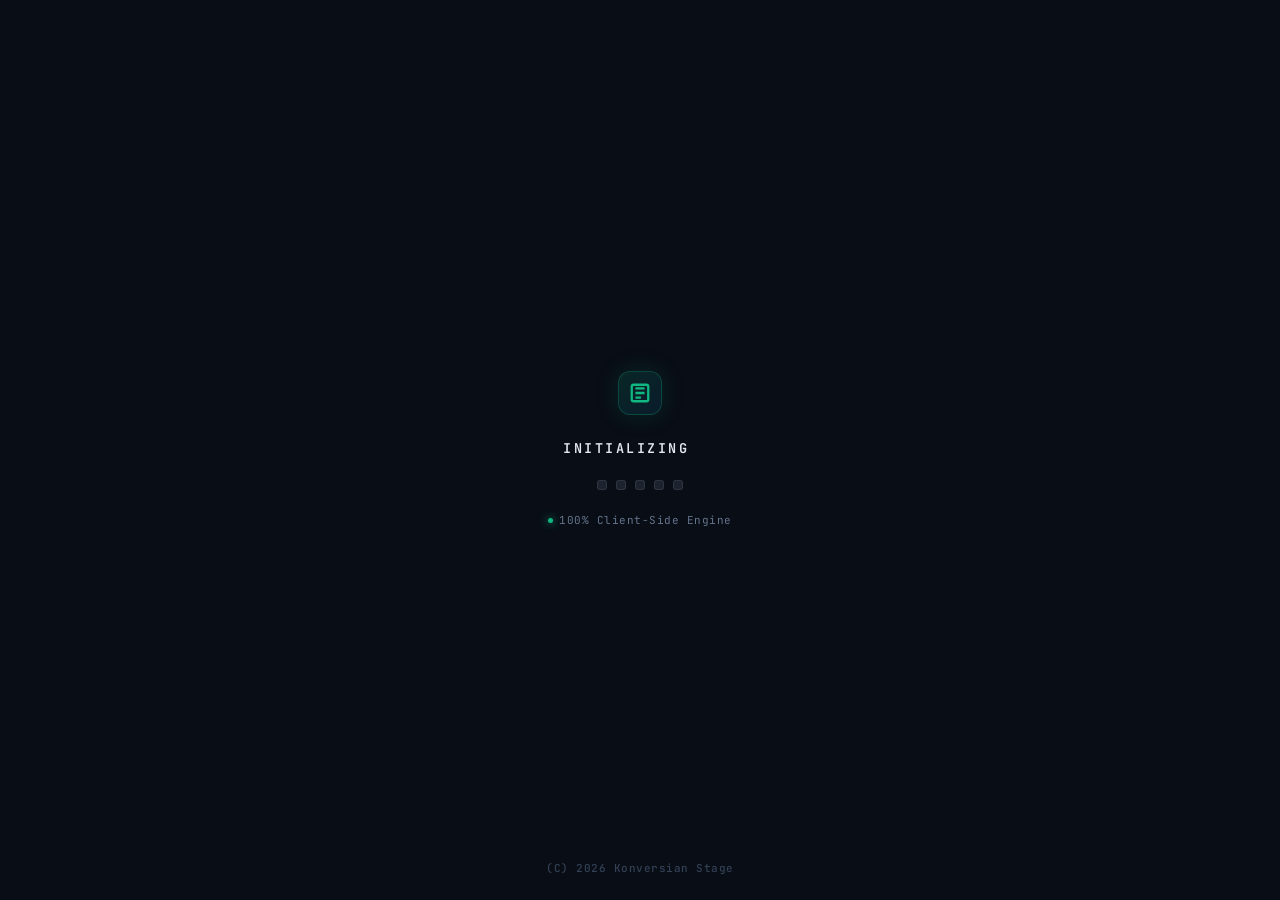
<file: m/index.html>
<!DOCTYPE html>
<html lang="id" class="dark" dir="ltr">
<head>
  <meta charset="UTF-8">
  <meta name="viewport" content="width=device-width, initial-scale=1.0, maximum-scale=1.0, user-scalable=no, viewport-fit=cover">
  <title>Konversian Stage Mobile — Platform Konversi File</title>
  <link rel="shortcut icon" type="image/x-ico" href="../paper.ico"/>
  
  <link rel="preconnect" href="https://fonts.googleapis.com">
  <link rel="preconnect" href="https://fonts.gstatic.com" crossorigin>
  <link href="https://fonts.googleapis.com/css2?family=Plus+Jakarta+Sans:wght@400;500;600;700;800&family=JetBrains+Mono:wght@400;600&display=swap" rel="stylesheet">
  
  <script>
    if (window.location.protocol !== 'file:' && !window.location.pathname.endsWith('/') && !window.location.pathname.endsWith('.html')) {
      window.location.replace(window.location.pathname + '/' + window.location.search + window.location.hash);
    }
  </script>
  <link rel="stylesheet" href="mobile.css">
  <link rel="stylesheet" href="/m/mobile.css">

  <style>
    html.skip-splash #appSplashScreen { display: none !important; }
    
    #appSplashScreen {
      position: fixed;
      inset: 0;
      z-index: 99999;
      background-color: #090D16;
      display: flex;
      flex-direction: column;
      align-items: center;
      justify-content: center;
      user-select: none;
      transition: opacity 0.45s cubic-bezier(0.16, 1, 0.3, 1), visibility 0.45s;
    }
    #appSplashScreen.fade-out {
      opacity: 0;
      visibility: hidden;
      pointer-events: none;
    }
    .splash-logo-box {
      width: 44px;
      height: 44px;
      border-radius: 12px;
      background: linear-gradient(135deg, rgba(16, 185, 129, 0.15), rgba(14, 165, 233, 0.1));
      border: 1px solid rgba(16, 185, 129, 0.25);
      display: flex;
      align-items: center;
      justify-content: center;
      margin-bottom: 22px;
      box-shadow: 0 0 24px rgba(16, 185, 129, 0.15);
      animation: splashLogoPulse 3s ease-in-out infinite;
    }
    .splash-logo-box svg { width: 22px; height: 22px; color: #10B981; }
    @keyframes splashLogoPulse {
      0%, 100% { transform: scale(1); border-color: rgba(16, 185, 129, 0.25); box-shadow: 0 0 20px rgba(16, 185, 129, 0.15); }
      50% { transform: scale(1.05); border-color: rgba(16, 185, 129, 0.45); box-shadow: 0 0 32px rgba(16, 185, 129, 0.3); }
    }
    .splash-title-row {
      display: flex;
      align-items: center;
      justify-content: center;
      gap: 2px;
      margin-bottom: 18px;
    }
    .splash-text {
      font-family: 'JetBrains Mono', monospace;
      font-size: 13.5px;
      font-weight: 600;
      letter-spacing: 2.5px;
      text-transform: uppercase;
      color: #E2E8F0;
    }
    .splash-dot-pulse {
      display: inline-flex;
      font-family: 'JetBrains Mono', monospace;
      font-size: 14px;
      color: #10B981;
      margin-left: 2px;
    }
    .splash-dot-pulse span { animation: splashBlinkDots 1.4s infinite both; }
    .splash-dot-pulse span:nth-child(1) { animation-delay: 0.2s; }
    .splash-dot-pulse span:nth-child(2) { animation-delay: 0.4s; }
    .splash-dot-pulse span:nth-child(3) { animation-delay: 0.6s; }
    @keyframes splashBlinkDots {
      0%, 80%, 100% { opacity: 0; }
      40% { opacity: 1; }
    }
    .splash-squares-track {
      display: flex;
      align-items: center;
      justify-content: center;
      gap: 9px;
      margin-top: 4px;
    }
    .splash-square-item {
      width: 10px;
      height: 10px;
      border-radius: 3px;
      background: rgba(148, 163, 184, 0.15);
      border: 1px solid rgba(255, 255, 255, 0.08);
      animation: splashSquareWave 1.4s infinite ease-in-out;
    }
    .splash-square-item:nth-child(1) { animation-delay: 0.0s; }
    .splash-square-item:nth-child(2) { animation-delay: 0.15s; }
    .splash-square-item:nth-child(3) { animation-delay: 0.3s; }
    .splash-square-item:nth-child(4) { animation-delay: 0.45s; }
    .splash-square-item:nth-child(5) { animation-delay: 0.6s; }
    @keyframes splashSquareWave {
      0%, 100% {
        background: rgba(148, 163, 184, 0.15);
        border-color: rgba(255, 255, 255, 0.08);
        transform: scale(1);
        box-shadow: 0 0 0 rgba(16, 185, 129, 0);
      }
      35% {
        background: #10B981;
        border-color: #34D399;
        transform: scale(1.3) rotate(4deg);
        box-shadow: 0 0 14px rgba(16, 185, 129, 0.8), 0 0 24px rgba(16, 185, 129, 0.35);
      }
      60% {
        background: #0EA5E9;
        border-color: #38BDF8;
        transform: scale(1.1);
        box-shadow: 0 0 10px rgba(14, 165, 233, 0.5);
      }
    }
    .splash-sub {
      margin-top: 22px;
      font-size: 11px;
      color: #64748B;
      font-family: 'JetBrains Mono', monospace;
      letter-spacing: 0.5px;
      display: flex;
      align-items: center;
      gap: 6px;
    }
    .splash-status-dot {
      width: 5px;
      height: 5px;
      border-radius: 50%;
      background: #10B981;
      box-shadow: 0 0 8px #10B981;
    }
    .splash-footer {
      position: absolute;
      bottom: 24px;
      left: 50%;
      transform: translateX(-50%);
      font-family: 'JetBrains Mono', monospace;
      font-size: 11px;
      font-weight: 500;
      color: #334155;
      letter-spacing: 0.5px;
      white-space: nowrap;
      pointer-events: none;
    }
  </style>

  <script>
    if (sessionStorage.getItem('ks_splash_shown') === '1') {
      document.documentElement.classList.add('skip-splash');
    }
  </script>
</head>
<body>

  <!-- Minimalist Entrance Splash Screen -->
  <div id="appSplashScreen">
    <div class="splash-logo-box">
      <svg viewBox="0 0 24 24" fill="none" stroke="currentColor" stroke-width="2.5">
        <rect width="18" height="18" x="3" y="3" rx="2"/>
        <path d="M7 7h10M7 12h10M7 17h6"/>
      </svg>
    </div>
    <div class="splash-title-row">
      <span class="splash-text">Initializing</span>
      <span class="splash-dot-pulse">
        <span>.</span><span>.</span><span>.</span>
      </span>
    </div>
    <div class="splash-squares-track">
      <div class="splash-square-item"></div>
      <div class="splash-square-item"></div>
      <div class="splash-square-item"></div>
      <div class="splash-square-item"></div>
      <div class="splash-square-item"></div>
    </div>
    <div class="splash-sub">
      <span class="splash-status-dot"></span>
      <span>100% Client-Side Engine</span>
    </div>
    <footer class="splash-footer">
      <span>(C) 2026 Konversian Stage</span>
    </footer>
  </div>

  <script>
    (function() {
      var splashEl = document.getElementById('appSplashScreen');
      if (!splashEl) return;
      if (sessionStorage.getItem('ks_splash_shown') === '1') {
        splashEl.style.display = 'none';
        return;
      }
      setTimeout(function() {
        splashEl.classList.add('fade-out');
        sessionStorage.setItem('ks_splash_shown', '1');
        setTimeout(function() {
          splashEl.style.display = 'none';
        }, 460);
      }, 1300);
    })();
  </script>

  <div class="mobile-app">
    <!-- Top Sticky Header -->
    <header class="mobile-header">
      <div class="header-left">
        <div style="width:28px;height:28px;border-radius:8px;background:rgba(16,185,129,0.15);display:flex;align-items:center;justify-content:center;color:#10B981;">
          <svg style="width:16px;height:16px" viewBox="0 0 24 24" fill="none" stroke="currentColor" stroke-width="2.5"><rect width="18" height="18" x="3" y="3" rx="2"/><path d="M7 7h10M7 12h10M7 17h6"/></svg>
        </div>
        <div>
          <div class="header-title">Konversian Stage</div>
          <div class="header-sub">Mobile Studio</div>
        </div>
      </div>

      <div class="header-right">
        <!-- Dedicated Mobile Refresh Button -->
        <button type="button" class="mobile-btn-refresh" title="Segarkan Halaman" aria-label="Segarkan">
          <svg style="width:16px;height:16px" viewBox="0 0 24 24" fill="none" stroke="currentColor" stroke-width="2.5"><path d="M21 12a9 9 0 0 0-9-9 9.75 9.75 0 0 0-6.74 2.74L3 8"/><path d="M3 3v5h5"/><path d="M3 12a9 9 0 0 0 9 9 9.75 9.75 0 0 0 6.74-2.74L21 16"/><path d="M16 21h5v-5"/></svg>
        </button>
        <!-- Theme Toggle -->
        <button type="button" id="mobileThemeToggle" class="mobile-btn-icon" aria-label="Ganti Tema">
          <svg viewBox="0 0 24 24" fill="none" stroke="currentColor" stroke-width="2"><path d="M12 3a6 6 0 0 0 9 9 9 9 0 1 1-9-9Z"/></svg>
        </button>
      </div>
    </header>

    <!-- Main Mobile Content -->
    <main class="mobile-content">
      <!-- Hero Intro -->
      <section class="mobile-hero">
        <div class="hero-pill">
          <span style="width:6px;height:6px;border-radius:50%;background:#10B981;"></span>
          <span>100% Client-Side · Tanpa Server</span>
        </div>
        <h1 class="hero-h1">File Converter <span class="accent">Mobile</span></h1>
        <p class="hero-desc">
          Pilih kategori alat di bawah. Seluruh konversi dan pemrosesan berjalan instan langsung di smartphone Anda.
        </p>
      </section>

      <!-- Category Cards List -->
      <div class="cat-list">
        
        <!-- Category 1: Image Converter -->
        <a href="image/" class="mobile-cat-card emerald">
          <div class="cat-head">
            <div class="cat-icon-badge emerald">
              <svg style="width:22px;height:22px" viewBox="0 0 24 24" fill="none" stroke="currentColor" stroke-width="2"><rect width="18" height="18" x="3" y="3" rx="2" ry="2"/><circle cx="9" cy="9" r="2"/><path d="m21 15-3.086-3.086a2 2 0 0 0-2.828 0L6 21"/></svg>
            </div>
            <span class="cat-count-badge">2 Kategori · 14 Alat</span>
          </div>
          <div class="cat-title-text">Image Converter</div>
          <div class="cat-desc-text">
            Kompres ukuran gambar tanpa pecah, serta konversi antar format JPG, JPEG, PNG, WEBP, HEIC, dan BMP.
          </div>
          <div class="cat-action-row">
            <span>Buka Alat Gambar</span>
            <svg style="width:16px;height:16px" viewBox="0 0 24 24" fill="none" stroke="currentColor" stroke-width="2.5"><path d="M5 12h14"/><path d="m12 5 7 7-7 7"/></svg>
          </div>
        </a>

        <!-- Category 2: PDF Converter -->
        <a href="pdf/" class="mobile-cat-card sky">
          <div class="cat-head">
            <div class="cat-icon-badge sky">
              <svg style="width:22px;height:22px" viewBox="0 0 24 24" fill="none" stroke="currentColor" stroke-width="2"><path d="M14.5 2H6a2 2 0 0 0-2 2v16a2 2 0 0 0 2 2h12a2 2 0 0 0 2-2V7.5L14.5 2z"/><polyline points="14 2 14 8 20 8"/><path d="M9 13h6"/><path d="M9 17h3"/></svg>
            </div>
            <span class="cat-count-badge">3 Kategori · 11 Alat</span>
          </div>
          <div class="cat-title-text">PDF Converter</div>
          <div class="cat-desc-text">
            Standard PDF (Gabung, Pisah, Kompres), Office (Word, PPT, Excel per sheet) ke PDF, dan Proteksi Sandi PDF.
          </div>
          <div class="cat-action-row">
            <span>Buka Alat PDF</span>
            <svg style="width:16px;height:16px" viewBox="0 0 24 24" fill="none" stroke="currentColor" stroke-width="2.5"><path d="M5 12h14"/><path d="m12 5 7 7-7 7"/></svg>
          </div>
        </a>

      </div>

      <!-- Quick Feature Callouts -->
      <div class="grid grid-cols-2 gap-3" style="display:grid;grid-template-columns:1fr 1fr;gap:10px;margin-bottom:20px;">
        <div style="background:var(--bg-card);border:1px solid var(--border-subtle);border-radius:12px;padding:12px;">
          <div style="font-size:11px;font-weight:700;color:var(--accent-emerald);">Privasi 100%</div>
          <div style="font-size:10.5px;color:var(--text-muted);margin-top:2px;">File tidak dikirim ke server luar</div>
        </div>
        <div style="background:var(--bg-card);border:1px solid var(--border-subtle);border-radius:12px;padding:12px;">
          <div style="font-size:11px;font-weight:700;color:var(--accent-sky);">Tanpa Watermark</div>
          <div style="font-size:10.5px;color:var(--text-muted);margin-top:2px;">Hasil unduhan bersih & presisi</div>
        </div>
      </div>

      <!-- Bottom Links -->
      <div style="display:flex;gap:10px;margin-top:10px;">
        <a href="about/" style="flex:1;text-decoration:none;padding:12px;text-align:center;border-radius:12px;background:var(--bg-card);border:1px solid var(--border-subtle);color:var(--text-main);font-size:12px;font-weight:700;">
          Tentang Kami
        </a>
        <a href="donate/" style="flex:1;text-decoration:none;padding:12px;text-align:center;border-radius:12px;background:rgba(244,63,94,0.1);border:1px solid rgba(244,63,94,0.25);color:var(--accent-rose);font-size:12px;font-weight:700;">
          💖 Open Donate
        </a>
      </div>
    </main>

    <!-- Fixed Mobile Bottom Navigation Bar -->
    <nav class="mobile-bottom-nav">
      <a href="./" class="nav-item active">
        <svg viewBox="0 0 24 24" fill="none" stroke="currentColor" stroke-width="2"><path d="m3 9 9-7 9 7v11a2 2 0 0 1-2 2H5a2 2 0 0 1-2-2z"/><polyline points="9 22 9 12 15 12 15 22"/></svg>
        <span>Beranda</span>
      </a>
      <a href="image/" class="nav-item">
        <svg viewBox="0 0 24 24" fill="none" stroke="currentColor" stroke-width="2"><rect width="18" height="18" x="3" y="3" rx="2"/><circle cx="9" cy="9" r="2"/><path d="m21 15-3.086-3.086a2 2 0 0 0-2.828 0L6 21"/></svg>
        <span>Gambar</span>
      </a>
      <a href="pdf/" class="nav-item">
        <svg viewBox="0 0 24 24" fill="none" stroke="currentColor" stroke-width="2"><path d="M14.5 2H6a2 2 0 0 0-2 2v16a2 2 0 0 0 2 2h12a2 2 0 0 0 2-2V7.5L14.5 2z"/></svg>
        <span>PDF</span>
      </a>
      <a href="about/" class="nav-item">
        <svg viewBox="0 0 24 24" fill="none" stroke="currentColor" stroke-width="2"><circle cx="12" cy="12" r="10"/><path d="M12 16v-4"/><path d="M12 8h.01"/></svg>
        <span>Tentang</span>
      </a>
      <a href="donate/" class="nav-item">
        <svg viewBox="0 0 24 24" fill="none" stroke="currentColor" stroke-width="2"><path d="M19 14c1.49-1.46 3-3.21 3-5.5A5.5 5.5 0 0 0 16.5 3c-1.76 0-3 .5-4.5 2-1.5-1.5-2.74-2-4.5-2A5.5 5.5 0 0 0 2 8.5c0 2.3 1.5 4.05 3 5.5l7 7Z"/></svg>
        <span>Donasi</span>
      </a>
    </nav>
  </div>

  <script src="mobile.js"></script>
</body>
</html>
</file>
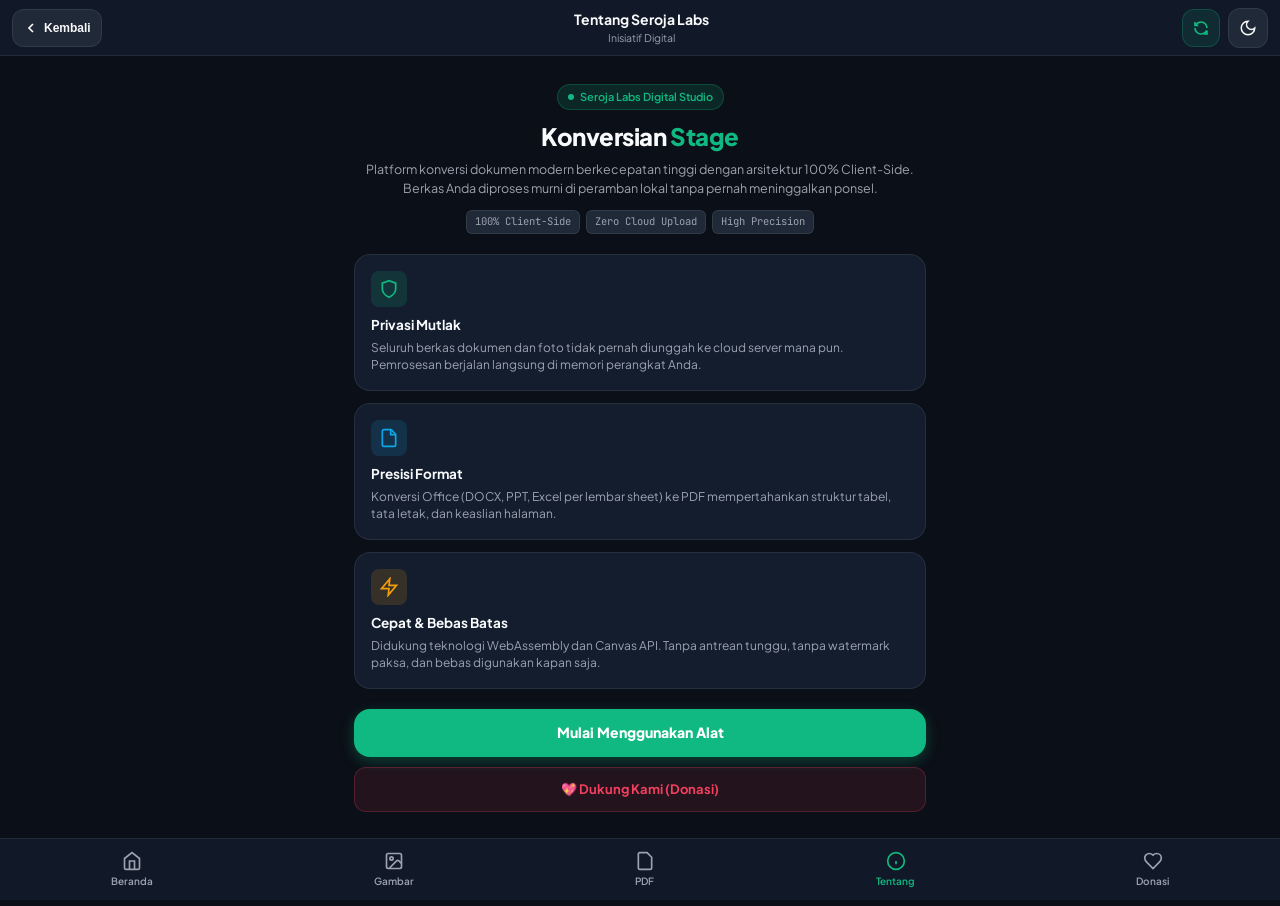
<file: m/about/index.html>
<!DOCTYPE html>
<html lang="id" class="dark" dir="ltr">
<head>
  <meta charset="UTF-8">
  <meta name="viewport" content="width=device-width, initial-scale=1.0, maximum-scale=1.0, user-scalable=no, viewport-fit=cover">
  <title>Tentang Seroja Labs — Konversian Stage Mobile</title>
  <link rel="shortcut icon" type="image/x-ico" href="../../paper.ico"/>
  
  <link rel="preconnect" href="https://fonts.googleapis.com">
  <link rel="preconnect" href="https://fonts.gstatic.com" crossorigin>
  <link href="https://fonts.googleapis.com/css2?family=Plus+Jakarta+Sans:wght@400;500;600;700;800&family=JetBrains+Mono:wght@400;600&display=swap" rel="stylesheet">
  
  <script>
    if (window.location.protocol !== 'file:' && !window.location.pathname.endsWith('/') && !window.location.pathname.endsWith('.html')) {
      window.location.replace(window.location.pathname + '/' + window.location.search + window.location.hash);
    }
  </script>
  <link rel="stylesheet" href="../mobile.css">
  <link rel="stylesheet" href="/m/mobile.css">
</head>
<body>

  <div class="mobile-app">
    <!-- Header with Back & Refresh -->
    <header class="mobile-header">
      <div class="header-left">
        <button type="button" class="mobile-btn-back" data-action="back" data-fallback="../">
          <svg viewBox="0 0 24 24" fill="none" stroke="currentColor" stroke-width="2.5"><path d="m15 18-6-6 6-6"/></svg>
          <span>Kembali</span>
        </button>
      </div>

      <div class="header-center">
        <div class="header-title">Tentang Seroja Labs</div>
        <div class="header-sub">Inisiatif Digital</div>
      </div>

      <div class="header-right">
        <!-- Dedicated Refresh Button -->
        <button type="button" class="mobile-btn-refresh" title="Segarkan Halaman" aria-label="Segarkan">
          <svg style="width:16px;height:16px" viewBox="0 0 24 24" fill="none" stroke="currentColor" stroke-width="2.5"><path d="M21 12a9 9 0 0 0-9-9 9.75 9.75 0 0 0-6.74 2.74L3 8"/><path d="M3 3v5h5"/><path d="M3 12a9 9 0 0 0 9 9 9.75 9.75 0 0 0 6.74-2.74L21 16"/><path d="M16 21h5v-5"/></svg>
        </button>
        <!-- Theme Toggle -->
        <button type="button" id="mobileThemeToggle" class="mobile-btn-icon" aria-label="Ganti Tema">
          <svg viewBox="0 0 24 24" fill="none" stroke="currentColor" stroke-width="2"><path d="M12 3a6 6 0 0 0 9 9 9 9 0 1 1-9-9Z"/></svg>
        </button>
      </div>
    </header>

    <!-- Main Content -->
    <main class="mobile-content">
      <section class="mobile-hero" style="margin-top:10px;">
        <div class="hero-pill">
          <span style="width:6px;height:6px;border-radius:50%;background:#10B981;"></span>
          <span>Seroja Labs Digital Studio</span>
        </div>
        <h1 class="hero-h1">Konversian <span class="accent">Stage</span></h1>
        <p class="hero-desc">
          Platform konversi dokumen modern berkecepatan tinggi dengan arsitektur 100% Client-Side. Berkas Anda diproses murni di peramban lokal tanpa pernah meninggalkan ponsel.
        </p>

        <!-- Tech Pill Badges -->
        <div style="display:flex;flex-wrap:wrap;justify-content:center;gap:6px;margin-top:12px;">
          <span style="font-size:10.5px;padding:3px 8px;border-radius:6px;background:var(--bg-elevated);border:1px solid var(--border-subtle);font-family:var(--font-mono);color:var(--text-muted);">100% Client-Side</span>
          <span style="font-size:10.5px;padding:3px 8px;border-radius:6px;background:var(--bg-elevated);border:1px solid var(--border-subtle);font-family:var(--font-mono);color:var(--text-muted);">Zero Cloud Upload</span>
          <span style="font-size:10.5px;padding:3px 8px;border-radius:6px;background:var(--bg-elevated);border:1px solid var(--border-subtle);font-family:var(--font-mono);color:var(--text-muted);">High Precision</span>
        </div>
      </section>

      <!-- 3 Minimalist Pillars -->
      <div class="mobile-bento">
        <div class="bento-card">
          <div class="bento-icon" style="background:rgba(16,185,129,0.15);color:#10B981;">
            <svg style="width:20px;height:20px" viewBox="0 0 24 24" fill="none" stroke="currentColor" stroke-width="2"><path d="M12 22s8-4 8-10V5l-8-3-8 3v7c0 6 8 10 8 10z"/></svg>
          </div>
          <h3 style="font-size:13.5px;font-weight:700;color:var(--text-main);">Privasi Mutlak</h3>
          <p style="font-size:12px;color:var(--text-muted);margin-top:4px;line-height:1.45;">
            Seluruh berkas dokumen dan foto tidak pernah diunggah ke cloud server mana pun. Pemrosesan berjalan langsung di memori perangkat Anda.
          </p>
        </div>

        <div class="bento-card">
          <div class="bento-icon" style="background:rgba(14,165,233,0.15);color:#0EA5E9;">
            <svg style="width:20px;height:20px" viewBox="0 0 24 24" fill="none" stroke="currentColor" stroke-width="2"><path d="M14.5 2H6a2 2 0 0 0-2 2v16a2 2 0 0 0 2 2h12a2 2 0 0 0 2-2V7.5L14.5 2z"/><polyline points="14 2 14 8 20 8"/></svg>
          </div>
          <h3 style="font-size:13.5px;font-weight:700;color:var(--text-main);">Presisi Format</h3>
          <p style="font-size:12px;color:var(--text-muted);margin-top:4px;line-height:1.45;">
            Konversi Office (DOCX, PPT, Excel per lembar sheet) ke PDF mempertahankan struktur tabel, tata letak, dan keaslian halaman.
          </p>
        </div>

        <div class="bento-card">
          <div class="bento-icon" style="background:rgba(245,158,11,0.15);color:#F59E0B;">
            <svg style="width:20px;height:20px" viewBox="0 0 24 24" fill="none" stroke="currentColor" stroke-width="2"><polygon points="13 2 3 14 12 14 11 22 21 10 12 10 13 2"/></svg>
          </div>
          <h3 style="font-size:13.5px;font-weight:700;color:var(--text-main);">Cepat & Bebas Batas</h3>
          <p style="font-size:12px;color:var(--text-muted);margin-top:4px;line-height:1.45;">
            Didukung teknologi WebAssembly dan Canvas API. Tanpa antrean tunggu, tanpa watermark paksa, dan bebas digunakan kapan saja.
          </p>
        </div>
      </div>

      <!-- Action Buttons -->
      <div style="display:flex;flex-direction:column;gap:10px;margin-top:14px;">
        <a href="../" class="btn-mobile-action" style="text-decoration:none;">
          <span>Mulai Menggunakan Alat</span>
        </a>
        <a href="../donate/" style="text-decoration:none;padding:12px;text-align:center;border-radius:12px;background:rgba(244,63,94,0.1);border:1px solid rgba(244,63,94,0.25);color:var(--accent-rose);font-size:13px;font-weight:700;">
          💖 Dukung Kami (Donasi)
        </a>
      </div>
    </main>

    <!-- Bottom Navigation -->
    <nav class="mobile-bottom-nav">
      <a href="../" class="nav-item">
        <svg viewBox="0 0 24 24" fill="none" stroke="currentColor" stroke-width="2"><path d="m3 9 9-7 9 7v11a2 2 0 0 1-2 2H5a2 2 0 0 1-2-2z"/><polyline points="9 22 9 12 15 12 15 22"/></svg>
        <span>Beranda</span>
      </a>
      <a href="../image/" class="nav-item">
        <svg viewBox="0 0 24 24" fill="none" stroke="currentColor" stroke-width="2"><rect width="18" height="18" x="3" y="3" rx="2"/><circle cx="9" cy="9" r="2"/><path d="m21 15-3.086-3.086a2 2 0 0 0-2.828 0L6 21"/></svg>
        <span>Gambar</span>
      </a>
      <a href="../pdf/" class="nav-item">
        <svg viewBox="0 0 24 24" fill="none" stroke="currentColor" stroke-width="2"><path d="M14.5 2H6a2 2 0 0 0-2 2v16a2 2 0 0 0 2 2h12a2 2 0 0 0 2-2V7.5L14.5 2z"/></svg>
        <span>PDF</span>
      </a>
      <a href="./" class="nav-item active">
        <svg viewBox="0 0 24 24" fill="none" stroke="currentColor" stroke-width="2"><circle cx="12" cy="12" r="10"/><path d="M12 16v-4"/><path d="M12 8h.01"/></svg>
        <span>Tentang</span>
      </a>
      <a href="../donate/" class="nav-item">
        <svg viewBox="0 0 24 24" fill="none" stroke="currentColor" stroke-width="2"><path d="M19 14c1.49-1.46 3-3.21 3-5.5A5.5 5.5 0 0 0 16.5 3c-1.76 0-3 .5-4.5 2-1.5-1.5-2.74-2-4.5-2A5.5 5.5 0 0 0 2 8.5c0 2.3 1.5 4.05 3 5.5l7 7Z"/></svg>
        <span>Donasi</span>
      </a>
    </nav>
  </div>

  <script src="../mobile.js"></script>
</body>
</html>
</file>
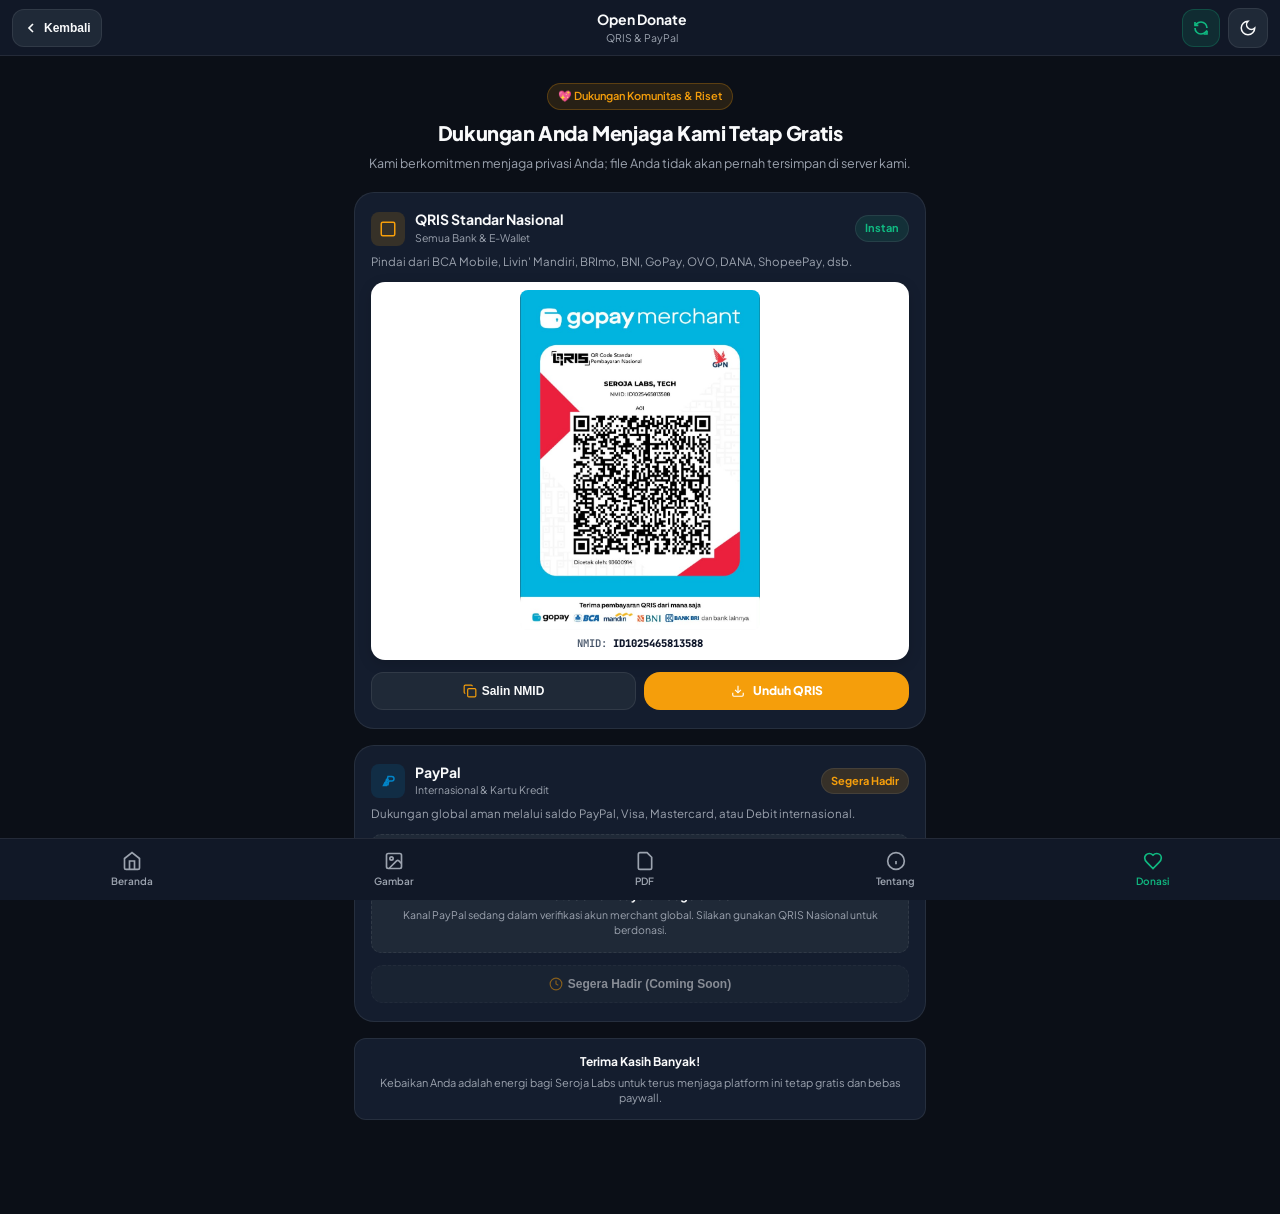
<file: m/donate/index.html>
<!DOCTYPE html>
<html lang="id" class="dark" dir="ltr">
<head>
  <meta charset="UTF-8">
  <meta name="viewport" content="width=device-width, initial-scale=1.0, maximum-scale=1.0, user-scalable=no, viewport-fit=cover">
  <title>Open Donate — Konversian Stage Mobile</title>
  <link rel="shortcut icon" type="image/x-ico" href="../../paper.ico"/>
  
  <link rel="preconnect" href="https://fonts.googleapis.com">
  <link rel="preconnect" href="https://fonts.gstatic.com" crossorigin>
  <link href="https://fonts.googleapis.com/css2?family=Plus+Jakarta+Sans:wght@400;500;600;700;800&family=JetBrains+Mono:wght@400;600&display=swap" rel="stylesheet">
  
  <script>
    if (window.location.protocol !== 'file:' && !window.location.pathname.endsWith('/') && !window.location.pathname.endsWith('.html')) {
      window.location.replace(window.location.pathname + '/' + window.location.search + window.location.hash);
    }
  </script>
  <link rel="stylesheet" href="../mobile.css">
  <link rel="stylesheet" href="/m/mobile.css">
</head>
<body>

  <div class="mobile-app">
    <!-- Header with Back & Refresh -->
    <header class="mobile-header">
      <div class="header-left">
        <button type="button" class="mobile-btn-back" data-action="back" data-fallback="../">
          <svg viewBox="0 0 24 24" fill="none" stroke="currentColor" stroke-width="2.5"><path d="m15 18-6-6 6-6"/></svg>
          <span>Kembali</span>
        </button>
      </div>

      <div class="header-center">
        <div class="header-title">Open Donate</div>
        <div class="header-sub">QRIS & PayPal</div>
      </div>

      <div class="header-right">
        <!-- Dedicated Refresh Button -->
        <button type="button" class="mobile-btn-refresh" title="Segarkan Halaman" aria-label="Segarkan">
          <svg style="width:16px;height:16px" viewBox="0 0 24 24" fill="none" stroke="currentColor" stroke-width="2.5"><path d="M21 12a9 9 0 0 0-9-9 9.75 9.75 0 0 0-6.74 2.74L3 8"/><path d="M3 3v5h5"/><path d="M3 12a9 9 0 0 0 9 9 9.75 9.75 0 0 0 6.74-2.74L21 16"/><path d="M16 21h5v-5"/></svg>
        </button>
        <!-- Theme Toggle -->
        <button type="button" id="mobileThemeToggle" class="mobile-btn-icon" aria-label="Ganti Tema">
          <svg viewBox="0 0 24 24" fill="none" stroke="currentColor" stroke-width="2"><path d="M12 3a6 6 0 0 0 9 9 9 9 0 1 1-9-9Z"/></svg>
        </button>
      </div>
    </header>

    <!-- Main Content -->
    <main class="mobile-content">
      <section class="mobile-hero" style="margin-top:10px;">
        <div class="hero-pill" style="background:rgba(245,158,11,0.12);color:var(--accent-amber);border-color:rgba(245,158,11,0.25);">
          <span>💖 Dukungan Komunitas & Riset</span>
        </div>
        <h1 class="hero-h1" style="font-size:20px;">Dukungan Anda Menjaga Kami Tetap Gratis</h1>
        <p class="hero-desc">
          Kami berkomitmen menjaga privasi Anda; file Anda tidak akan pernah tersimpan di server kami.
        </p>
      </section>

      <!-- Channel 1: QRIS Standar Nasional -->
      <div class="donate-box-mobile">
        <div style="display:flex;align-items:center;justify-content:space-between;margin-bottom:8px;">
          <div style="display:flex;align-items:center;gap:10px;">
            <div style="width:34px;height:34px;border-radius:8px;background:rgba(245,158,11,0.15);color:#F59E0B;display:flex;align-items:center;justify-content:center;flex-shrink:0;">
              <svg style="width:18px;height:18px" viewBox="0 0 24 24" fill="none" stroke="currentColor" stroke-width="2"><rect width="18" height="18" x="3" y="3" rx="2"/><path d="M7 7h.01M17 7h.01M7 17h.01M12 12h.01M17 17h.01"/></svg>
            </div>
            <div style="text-align:left;">
              <div style="font-size:14px;font-weight:700;color:var(--text-main);line-height:1.2;">QRIS Standar Nasional</div>
              <div style="font-size:10.5px;color:var(--text-muted);margin-top:2px;">Semua Bank & E-Wallet</div>
            </div>
          </div>
          <span class="cat-count-badge" style="background:rgba(16,185,129,0.12);color:var(--accent-emerald);font-weight:700;">Instan</span>
        </div>

        <p style="font-size:11.5px;color:var(--text-muted);margin:8px 0;line-height:1.4;">
          Pindai dari BCA Mobile, Livin' Mandiri, BRImo, BNI, GoPay, OVO, DANA, ShopeePay, dsb.
        </p>

        <!-- QRIS Image Box -->
        <div style="background:#ffffff;padding:8px;border-radius:14px;text-align:center;margin:12px 0;box-shadow:0 4px 14px rgba(0,0,0,0.15);">
          <img src="../../qris.jpg" alt="QRIS Seroja Labs" class="qris-img-mobile" style="margin:0 auto;max-width:240px;width:100%;border-radius:8px;display:block;">
          <div style="font-size:10.5px;font-family:var(--font-mono);color:#475569;font-weight:600;margin-top:6px;">
            NMID: <span style="font-weight:800;color:#0F172A;">ID1025465813588</span>
          </div>
        </div>

        <div style="display:grid;grid-template-columns:1fr 1fr;gap:8px;margin-top:12px;">
          <button type="button" class="mobile-btn-back" style="justify-content:center;" onclick="copyToClipboard('ID1025465813588', 'NMID QRIS disalin!')">
            <svg style="width:14px;height:14px;color:#F59E0B" viewBox="0 0 24 24" fill="none" stroke="currentColor" stroke-width="2"><rect width="14" height="14" x="8" y="8" rx="2" ry="2"/><path d="M4 16c-1.1 0-2-.9-2-2V4c0-1.1.9-2 2-2h10c1.1 0 2 .9 2 2"/></svg>
            <span>Salin NMID</span>
          </button>
          <a href="../../qris.jpg" download="qris-serojalabs.jpg" class="btn-mobile-action" style="min-height:38px;font-size:12px;background:#F59E0B;box-shadow:none;text-decoration:none;">
            <svg style="width:14px;height:14px" viewBox="0 0 24 24" fill="none" stroke="currentColor" stroke-width="2"><path d="M21 15v4a2 2 0 0 1-2 2H5a2 2 0 0 1-2-2v-4"/><polyline points="7 10 12 15 17 10"/><line x1="12" y1="15" x2="12" y2="3"/></svg>
            <span>Unduh QRIS</span>
          </a>
        </div>
      </div>

      <!-- Channel 2: PayPal -->
      <div class="donate-box-mobile">
        <div style="display:flex;align-items:center;justify-content:space-between;margin-bottom:8px;">
          <div style="display:flex;align-items:center;gap:10px;">
            <div style="width:34px;height:34px;border-radius:8px;background:rgba(2,132,199,0.15);color:#0284C7;display:flex;align-items:center;justify-content:center;flex-shrink:0;">
              <svg style="width:18px;height:18px" viewBox="0 0 24 24" fill="none" stroke="currentColor" stroke-width="2"><path d="M10 13l2-7h5a3 3 0 0 1 0 6h-4l-1 5H8l2-7h2z"/><path d="M6 18h4l1-4H8l-2 4z"/></svg>
            </div>
            <div style="text-align:left;">
              <div style="font-size:14px;font-weight:700;color:var(--text-main);line-height:1.2;">PayPal</div>
              <div style="font-size:10.5px;color:var(--text-muted);margin-top:2px;">Internasional & Kartu Kredit</div>
            </div>
          </div>
          <span class="cat-count-badge" style="background:rgba(245,158,11,0.15);color:#F59E0B;font-weight:700;">Segera Hadir</span>
        </div>

        <p style="font-size:11.5px;color:var(--text-muted);margin:8px 0;line-height:1.4;">
          Dukungan global aman melalui saldo PayPal, Visa, Mastercard, atau Debit internasional.
        </p>

        <div style="background:var(--bg-elevated);border:1px dashed var(--border-subtle);border-radius:10px;padding:14px;margin:12px 0;text-align:center;">
          <div style="width:32px;height:32px;border-radius:50%;background:rgba(245,158,11,0.15);color:#F59E0B;display:flex;align-items:center;justify-content:center;margin:0 auto 6px;">
            <svg style="width:16px;height:16px" viewBox="0 0 24 24" fill="none" stroke="currentColor" stroke-width="2"><circle cx="12" cy="12" r="10"/><polyline points="12 6 12 12 16 14"/></svg>
          </div>
          <div style="font-size:12px;font-weight:700;color:var(--text-main);">Metode Pembayaran Segera Hadir</div>
          <div style="font-size:10.5px;color:var(--text-muted);margin-top:3px;line-height:1.4;">
            Kanal PayPal sedang dalam verifikasi akun merchant global. Silakan gunakan QRIS Nasional untuk berdonasi.
          </div>
        </div>

        <div style="margin-top:12px;">
          <button type="button" disabled class="mobile-btn-back" style="width:100%;justify-content:center;opacity:0.5;cursor:not-allowed;border-style:dashed;">
            <svg style="width:14px;height:14px;color:#F59E0B" viewBox="0 0 24 24" fill="none" stroke="currentColor" stroke-width="2"><circle cx="12" cy="12" r="10"/><polyline points="12 6 12 12 16 14"/></svg>
            <span>Segera Hadir (Coming Soon)</span>
          </button>
        </div>
      </div>

      <!-- Thank You Box -->
      <div style="background:var(--bg-card);border:1px solid var(--border-subtle);border-radius:12px;padding:14px;text-align:center;">
        <div style="font-size:12px;font-weight:700;color:var(--text-main);">Terima Kasih Banyak!</div>
        <p style="font-size:11px;color:var(--text-muted);margin-top:4px;line-height:1.4;">
          Kebaikan Anda adalah energi bagi Seroja Labs untuk terus menjaga platform ini tetap gratis dan bebas paywall.
        </p>
      </div>
    </main>

    <!-- Bottom Navigation -->
    <nav class="mobile-bottom-nav">
      <a href="../" class="nav-item">
        <svg viewBox="0 0 24 24" fill="none" stroke="currentColor" stroke-width="2"><path d="m3 9 9-7 9 7v11a2 2 0 0 1-2 2H5a2 2 0 0 1-2-2z"/><polyline points="9 22 9 12 15 12 15 22"/></svg>
        <span>Beranda</span>
      </a>
      <a href="../image/" class="nav-item">
        <svg viewBox="0 0 24 24" fill="none" stroke="currentColor" stroke-width="2"><rect width="18" height="18" x="3" y="3" rx="2"/><circle cx="9" cy="9" r="2"/><path d="m21 15-3.086-3.086a2 2 0 0 0-2.828 0L6 21"/></svg>
        <span>Gambar</span>
      </a>
      <a href="../pdf/" class="nav-item">
        <svg viewBox="0 0 24 24" fill="none" stroke="currentColor" stroke-width="2"><path d="M14.5 2H6a2 2 0 0 0-2 2v16a2 2 0 0 0 2 2h12a2 2 0 0 0 2-2V7.5L14.5 2z"/></svg>
        <span>PDF</span>
      </a>
      <a href="../about/" class="nav-item">
        <svg viewBox="0 0 24 24" fill="none" stroke="currentColor" stroke-width="2"><circle cx="12" cy="12" r="10"/><path d="M12 16v-4"/><path d="M12 8h.01"/></svg>
        <span>Tentang</span>
      </a>
      <a href="./" class="nav-item active">
        <svg viewBox="0 0 24 24" fill="none" stroke="currentColor" stroke-width="2"><path d="M19 14c1.49-1.46 3-3.21 3-5.5A5.5 5.5 0 0 0 16.5 3c-1.76 0-3 .5-4.5 2-1.5-1.5-2.74-2-4.5-2A5.5 5.5 0 0 0 2 8.5c0 2.3 1.5 4.05 3 5.5l7 7Z"/></svg>
        <span>Donasi</span>
      </a>
    </nav>
  </div>

  <script src="../mobile.js"></script>
</body>
</html>
</file>
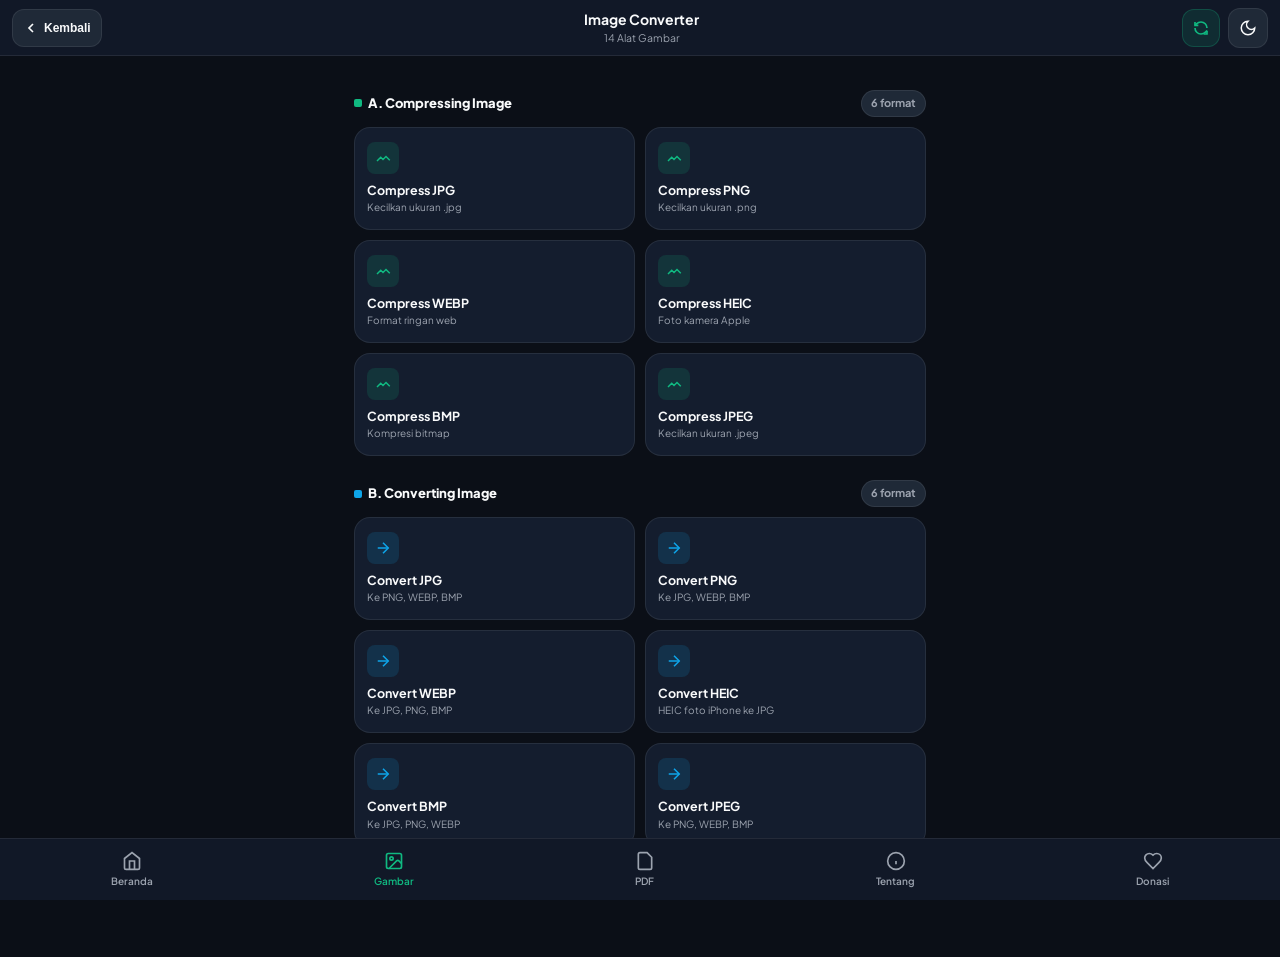
<file: m/image/index.html>
<!DOCTYPE html>
<html lang="id" class="dark" dir="ltr">
<head>
  <meta charset="UTF-8">
  <meta name="viewport" content="width=device-width, initial-scale=1.0, maximum-scale=1.0, user-scalable=no, viewport-fit=cover">
  <title>Image Converter Mobile — Konversian Stage</title>
  <link rel="shortcut icon" type="image/x-ico" href="../../paper.ico"/>
  
  <link rel="preconnect" href="https://fonts.googleapis.com">
  <link rel="preconnect" href="https://fonts.gstatic.com" crossorigin>
  <link href="https://fonts.googleapis.com/css2?family=Plus+Jakarta+Sans:wght@400;500;600;700;800&family=JetBrains+Mono:wght@400;600&display=swap" rel="stylesheet">
  
  <script>
    if (window.location.protocol !== 'file:' && !window.location.pathname.endsWith('/') && !window.location.pathname.endsWith('.html')) {
      window.location.replace(window.location.pathname + '/' + window.location.search + window.location.hash);
    }
  </script>
  <link rel="stylesheet" href="../mobile.css">
  <link rel="stylesheet" href="/m/mobile.css">
</head>
<body>

  <div class="mobile-app">
    <!-- Header with Back & Refresh -->
    <header class="mobile-header">
      <div class="header-left">
        <button type="button" class="mobile-btn-back" data-action="back" data-fallback="../">
          <svg viewBox="0 0 24 24" fill="none" stroke="currentColor" stroke-width="2.5"><path d="m15 18-6-6 6-6"/></svg>
          <span>Kembali</span>
        </button>
      </div>

      <div class="header-center">
        <div class="header-title">Image Converter</div>
        <div class="header-sub">14 Alat Gambar</div>
      </div>

      <div class="header-right">
        <!-- Dedicated Refresh Button -->
        <button type="button" class="mobile-btn-refresh" title="Segarkan Halaman" aria-label="Segarkan">
          <svg style="width:16px;height:16px" viewBox="0 0 24 24" fill="none" stroke="currentColor" stroke-width="2.5"><path d="M21 12a9 9 0 0 0-9-9 9.75 9.75 0 0 0-6.74 2.74L3 8"/><path d="M3 3v5h5"/><path d="M3 12a9 9 0 0 0 9 9 9.75 9.75 0 0 0 6.74-2.74L21 16"/><path d="M16 21h5v-5"/></svg>
        </button>
        <!-- Theme Toggle -->
        <button type="button" id="mobileThemeToggle" class="mobile-btn-icon" aria-label="Ganti Tema">
          <svg viewBox="0 0 24 24" fill="none" stroke="currentColor" stroke-width="2"><path d="M12 3a6 6 0 0 0 9 9 9 9 0 1 1-9-9Z"/></svg>
        </button>
      </div>
    </header>

    <!-- Main Content -->
    <main class="mobile-content">
      <!-- Section A: Compressing Image -->
      <div class="section-title-bar">
        <span class="section-label">
          <span style="width:8px;height:8px;border-radius:2px;background:#10B981;"></span>
          A. Compressing Image
        </span>
        <span class="cat-count-badge">6 format</span>
      </div>

      <div class="tool-grid-mobile">
        <a href="../tool/?id=compress-jpg" class="tool-btn-card emerald">
          <div class="tool-icon-box">
            <svg style="width:18px;height:18px" viewBox="0 0 24 24" fill="none" stroke="currentColor" stroke-width="2"><path d="m21 15-5-5-4 4-3-3-5 5"/></svg>
          </div>
          <div class="tool-btn-title">Compress JPG</div>
          <div class="tool-btn-sub">Kecilkan ukuran .jpg</div>
        </a>

        <a href="../tool/?id=compress-png" class="tool-btn-card emerald">
          <div class="tool-icon-box">
            <svg style="width:18px;height:18px" viewBox="0 0 24 24" fill="none" stroke="currentColor" stroke-width="2"><path d="m21 15-5-5-4 4-3-3-5 5"/></svg>
          </div>
          <div class="tool-btn-title">Compress PNG</div>
          <div class="tool-btn-sub">Kecilkan ukuran .png</div>
        </a>

        <a href="../tool/?id=compress-webp" class="tool-btn-card emerald">
          <div class="tool-icon-box">
            <svg style="width:18px;height:18px" viewBox="0 0 24 24" fill="none" stroke="currentColor" stroke-width="2"><path d="m21 15-5-5-4 4-3-3-5 5"/></svg>
          </div>
          <div class="tool-btn-title">Compress WEBP</div>
          <div class="tool-btn-sub">Format ringan web</div>
        </a>

        <a href="../tool/?id=compress-heic" class="tool-btn-card emerald">
          <div class="tool-icon-box">
            <svg style="width:18px;height:18px" viewBox="0 0 24 24" fill="none" stroke="currentColor" stroke-width="2"><path d="m21 15-5-5-4 4-3-3-5 5"/></svg>
          </div>
          <div class="tool-btn-title">Compress HEIC</div>
          <div class="tool-btn-sub">Foto kamera Apple</div>
        </a>

        <a href="../tool/?id=compress-bmp" class="tool-btn-card emerald">
          <div class="tool-icon-box">
            <svg style="width:18px;height:18px" viewBox="0 0 24 24" fill="none" stroke="currentColor" stroke-width="2"><path d="m21 15-5-5-4 4-3-3-5 5"/></svg>
          </div>
          <div class="tool-btn-title">Compress BMP</div>
          <div class="tool-btn-sub">Kompresi bitmap</div>
        </a>

        <a href="../tool/?id=compress-jpeg" class="tool-btn-card emerald">
          <div class="tool-icon-box">
            <svg style="width:18px;height:18px" viewBox="0 0 24 24" fill="none" stroke="currentColor" stroke-width="2"><path d="m21 15-5-5-4 4-3-3-5 5"/></svg>
          </div>
          <div class="tool-btn-title">Compress JPEG</div>
          <div class="tool-btn-sub">Kecilkan ukuran .jpeg</div>
        </a>
      </div>

      <!-- Section B: Converting Image -->
      <div class="section-title-bar" style="margin-top:24px;">
        <span class="section-label">
          <span style="width:8px;height:8px;border-radius:2px;background:#0EA5E9;"></span>
          B. Converting Image
        </span>
        <span class="cat-count-badge">6 format</span>
      </div>

      <div class="tool-grid-mobile">
        <a href="../tool/?id=convert-jpg" class="tool-btn-card sky">
          <div class="tool-icon-box">
            <svg style="width:18px;height:18px" viewBox="0 0 24 24" fill="none" stroke="currentColor" stroke-width="2"><path d="M5 12h14"/><path d="m12 5 7 7-7 7"/></svg>
          </div>
          <div class="tool-btn-title">Convert JPG</div>
          <div class="tool-btn-sub">Ke PNG, WEBP, BMP</div>
        </a>

        <a href="../tool/?id=convert-png" class="tool-btn-card sky">
          <div class="tool-icon-box">
            <svg style="width:18px;height:18px" viewBox="0 0 24 24" fill="none" stroke="currentColor" stroke-width="2"><path d="M5 12h14"/><path d="m12 5 7 7-7 7"/></svg>
          </div>
          <div class="tool-btn-title">Convert PNG</div>
          <div class="tool-btn-sub">Ke JPG, WEBP, BMP</div>
        </a>

        <a href="../tool/?id=convert-webp" class="tool-btn-card sky">
          <div class="tool-icon-box">
            <svg style="width:18px;height:18px" viewBox="0 0 24 24" fill="none" stroke="currentColor" stroke-width="2"><path d="M5 12h14"/><path d="m12 5 7 7-7 7"/></svg>
          </div>
          <div class="tool-btn-title">Convert WEBP</div>
          <div class="tool-btn-sub">Ke JPG, PNG, BMP</div>
        </a>

        <a href="../tool/?id=convert-heic" class="tool-btn-card sky">
          <div class="tool-icon-box">
            <svg style="width:18px;height:18px" viewBox="0 0 24 24" fill="none" stroke="currentColor" stroke-width="2"><path d="M5 12h14"/><path d="m12 5 7 7-7 7"/></svg>
          </div>
          <div class="tool-btn-title">Convert HEIC</div>
          <div class="tool-btn-sub">HEIC foto iPhone ke JPG</div>
        </a>

        <a href="../tool/?id=convert-bmp" class="tool-btn-card sky">
          <div class="tool-icon-box">
            <svg style="width:18px;height:18px" viewBox="0 0 24 24" fill="none" stroke="currentColor" stroke-width="2"><path d="M5 12h14"/><path d="m12 5 7 7-7 7"/></svg>
          </div>
          <div class="tool-btn-title">Convert BMP</div>
          <div class="tool-btn-sub">Ke JPG, PNG, WEBP</div>
        </a>

        <a href="../tool/?id=convert-jpeg" class="tool-btn-card sky">
          <div class="tool-icon-box">
            <svg style="width:18px;height:18px" viewBox="0 0 24 24" fill="none" stroke="currentColor" stroke-width="2"><path d="M5 12h14"/><path d="m12 5 7 7-7 7"/></svg>
          </div>
          <div class="tool-btn-title">Convert JPEG</div>
          <div class="tool-btn-sub">Ke PNG, WEBP, BMP</div>
        </a>
      </div>
    </main>

    <!-- Bottom Navigation -->
    <nav class="mobile-bottom-nav">
      <a href="../" class="nav-item">
        <svg viewBox="0 0 24 24" fill="none" stroke="currentColor" stroke-width="2"><path d="m3 9 9-7 9 7v11a2 2 0 0 1-2 2H5a2 2 0 0 1-2-2z"/><polyline points="9 22 9 12 15 12 15 22"/></svg>
        <span>Beranda</span>
      </a>
      <a href="./" class="nav-item active">
        <svg viewBox="0 0 24 24" fill="none" stroke="currentColor" stroke-width="2"><rect width="18" height="18" x="3" y="3" rx="2"/><circle cx="9" cy="9" r="2"/><path d="m21 15-3.086-3.086a2 2 0 0 0-2.828 0L6 21"/></svg>
        <span>Gambar</span>
      </a>
      <a href="../pdf/" class="nav-item">
        <svg viewBox="0 0 24 24" fill="none" stroke="currentColor" stroke-width="2"><path d="M14.5 2H6a2 2 0 0 0-2 2v16a2 2 0 0 0 2 2h12a2 2 0 0 0 2-2V7.5L14.5 2z"/></svg>
        <span>PDF</span>
      </a>
      <a href="../about/" class="nav-item">
        <svg viewBox="0 0 24 24" fill="none" stroke="currentColor" stroke-width="2"><circle cx="12" cy="12" r="10"/><path d="M12 16v-4"/><path d="M12 8h.01"/></svg>
        <span>Tentang</span>
      </a>
      <a href="../donate/" class="nav-item">
        <svg viewBox="0 0 24 24" fill="none" stroke="currentColor" stroke-width="2"><path d="M19 14c1.49-1.46 3-3.21 3-5.5A5.5 5.5 0 0 0 16.5 3c-1.76 0-3 .5-4.5 2-1.5-1.5-2.74-2-4.5-2A5.5 5.5 0 0 0 2 8.5c0 2.3 1.5 4.05 3 5.5l7 7Z"/></svg>
        <span>Donasi</span>
      </a>
    </nav>
  </div>

  <script src="../mobile.js"></script>
</body>
</html>
</file>
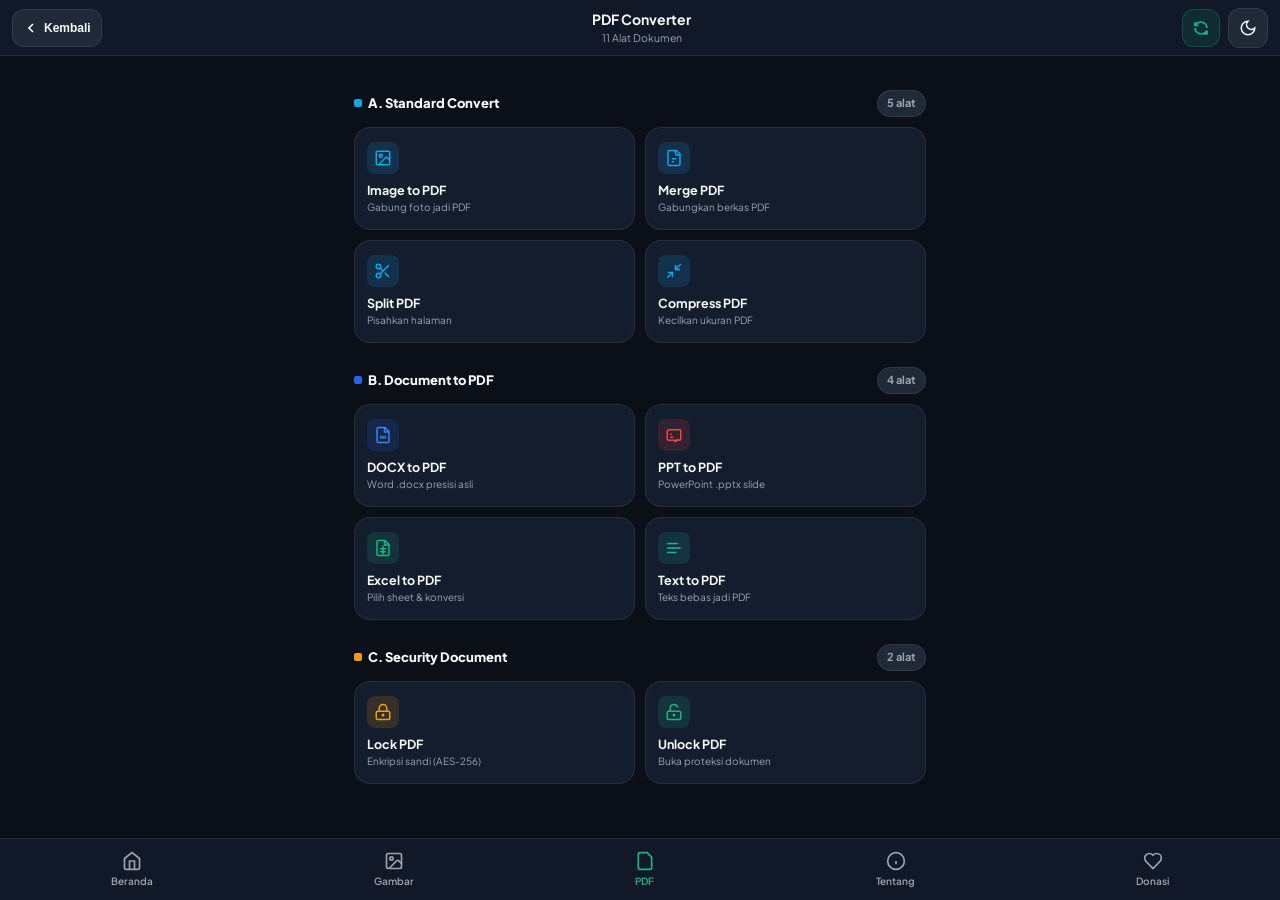
<file: m/pdf/index.html>
<!DOCTYPE html>
<html lang="id" class="dark" dir="ltr">
<head>
  <meta charset="UTF-8">
  <meta name="viewport" content="width=device-width, initial-scale=1.0, maximum-scale=1.0, user-scalable=no, viewport-fit=cover">
  <title>PDF Converter Mobile — Konversian Stage</title>
  <link rel="shortcut icon" type="image/x-ico" href="../../paper.ico"/>
  
  <link rel="preconnect" href="https://fonts.googleapis.com">
  <link rel="preconnect" href="https://fonts.gstatic.com" crossorigin>
  <link href="https://fonts.googleapis.com/css2?family=Plus+Jakarta+Sans:wght@400;500;600;700;800&family=JetBrains+Mono:wght@400;600&display=swap" rel="stylesheet">
  
  <script>
    if (window.location.protocol !== 'file:' && !window.location.pathname.endsWith('/') && !window.location.pathname.endsWith('.html')) {
      window.location.replace(window.location.pathname + '/' + window.location.search + window.location.hash);
    }
  </script>
  <link rel="stylesheet" href="../mobile.css">
  <link rel="stylesheet" href="/m/mobile.css">
</head>
<body>

  <div class="mobile-app">
    <!-- Header with Back & Refresh -->
    <header class="mobile-header">
      <div class="header-left">
        <button type="button" class="mobile-btn-back" data-action="back" data-fallback="../">
          <svg viewBox="0 0 24 24" fill="none" stroke="currentColor" stroke-width="2.5"><path d="m15 18-6-6 6-6"/></svg>
          <span>Kembali</span>
        </button>
      </div>

      <div class="header-center">
        <div class="header-title">PDF Converter</div>
        <div class="header-sub">11 Alat Dokumen</div>
      </div>

      <div class="header-right">
        <!-- Dedicated Refresh Button -->
        <button type="button" class="mobile-btn-refresh" title="Segarkan Halaman" aria-label="Segarkan">
          <svg style="width:16px;height:16px" viewBox="0 0 24 24" fill="none" stroke="currentColor" stroke-width="2.5"><path d="M21 12a9 9 0 0 0-9-9 9.75 9.75 0 0 0-6.74 2.74L3 8"/><path d="M3 3v5h5"/><path d="M3 12a9 9 0 0 0 9 9 9.75 9.75 0 0 0 6.74-2.74L21 16"/><path d="M16 21h5v-5"/></svg>
        </button>
        <!-- Theme Toggle -->
        <button type="button" id="mobileThemeToggle" class="mobile-btn-icon" aria-label="Ganti Tema">
          <svg viewBox="0 0 24 24" fill="none" stroke="currentColor" stroke-width="2"><path d="M12 3a6 6 0 0 0 9 9 9 9 0 1 1-9-9Z"/></svg>
        </button>
      </div>
    </header>

    <!-- Main Content -->
    <main class="mobile-content">
      <!-- Section A: Standard Convert -->
      <div class="section-title-bar">
        <span class="section-label">
          <span style="width:8px;height:8px;border-radius:2px;background:#0EA5E9;"></span>
          A. Standard Convert
        </span>
        <span class="cat-count-badge">5 alat</span>
      </div>

      <div class="tool-grid-mobile">
        <a href="../tool/?id=img2pdf" class="tool-btn-card sky">
          <div class="tool-icon-box">
            <svg style="width:18px;height:18px" viewBox="0 0 24 24" fill="none" stroke="currentColor" stroke-width="2"><rect width="18" height="18" x="3" y="3" rx="2"/><circle cx="9" cy="9" r="2"/><path d="m21 15-3.086-3.086a2 2 0 0 0-2.828 0L6 21"/></svg>
          </div>
          <div class="tool-btn-title">Image to PDF</div>
          <div class="tool-btn-sub">Gabung foto jadi PDF</div>
        </a>

        <a href="../tool/?id=mergepdf" class="tool-btn-card sky">
          <div class="tool-icon-box">
            <svg style="width:18px;height:18px" viewBox="0 0 24 24" fill="none" stroke="currentColor" stroke-width="2"><path d="M15 2H6a2 2 0 0 0-2 2v16a2 2 0 0 0 2 2h12a2 2 0 0 0 2-2V7Z"/><path d="M14 2v4a2 2 0 0 0 2 2h4"/><path d="M9 13h6"/><path d="M9 17h3"/></svg>
          </div>
          <div class="tool-btn-title">Merge PDF</div>
          <div class="tool-btn-sub">Gabungkan berkas PDF</div>
        </a>

        <a href="../tool/?id=splitpdf" class="tool-btn-card sky">
          <div class="tool-icon-box">
            <svg style="width:18px;height:18px" viewBox="0 0 24 24" fill="none" stroke="currentColor" stroke-width="2"><circle cx="6" cy="6" r="3"/><circle cx="6" cy="18" r="3"/><line x1="20" y1="4" x2="8.12" y2="15.88"/><line x1="14.47" y1="14.48" x2="20" y2="20"/><line x1="8.12" y1="8.12" x2="12" y2="12"/></svg>
          </div>
          <div class="tool-btn-title">Split PDF</div>
          <div class="tool-btn-sub">Pisahkan halaman</div>
        </a>

        <a href="../tool/?id=compresspdf" class="tool-btn-card sky">
          <div class="tool-icon-box">
            <svg style="width:18px;height:18px" viewBox="0 0 24 24" fill="none" stroke="currentColor" stroke-width="2"><path d="M4 14h6v6"/><path d="M20 10h-6V4"/><path d="m14 10 7-7"/><path d="m3 21 7-7"/></svg>
          </div>
          <div class="tool-btn-title">Compress PDF</div>
          <div class="tool-btn-sub">Kecilkan ukuran PDF</div>
        </a>
      </div>

      <!-- Section B: Document to PDF -->
      <div class="section-title-bar" style="margin-top:24px;">
        <span class="section-label">
          <span style="width:8px;height:8px;border-radius:2px;background:#2563EB;"></span>
          B. Document to PDF
        </span>
        <span class="cat-count-badge">4 alat</span>
      </div>

      <div class="tool-grid-mobile">
        <a href="../tool/?id=docx2pdf" class="tool-btn-card sky">
          <div class="tool-icon-box" style="background:rgba(37,99,235,0.15);color:#3B82F6;">
            <svg style="width:18px;height:18px" viewBox="0 0 24 24" fill="none" stroke="currentColor" stroke-width="2"><path d="M14.5 2H6a2 2 0 0 0-2 2v16a2 2 0 0 0 2 2h12a2 2 0 0 0 2-2V7.5L14.5 2z"/><polyline points="14 2 14 8 20 8"/><path d="M9 13v4"/><path d="M12 13v4"/><path d="M15 13v4"/></svg>
          </div>
          <div class="tool-btn-title">DOCX to PDF</div>
          <div class="tool-btn-sub">Word .docx presisi asli</div>
        </a>

        <a href="../tool/?id=ppt2pdf" class="tool-btn-card sky">
          <div class="tool-icon-box" style="background:rgba(239,68,68,0.15);color:#EF4444;">
            <svg style="width:18px;height:18px" viewBox="0 0 24 24" fill="none" stroke="currentColor" stroke-width="2"><rect width="18" height="14" x="3" y="5" rx="2"/><path d="M7 15h4M7 11h2"/><path d="M12 19l2 2 4-4"/></svg>
          </div>
          <div class="tool-btn-title">PPT to PDF</div>
          <div class="tool-btn-sub">PowerPoint .pptx slide</div>
        </a>

        <a href="../tool/?id=excel2pdf" class="tool-btn-card sky">
          <div class="tool-icon-box" style="background:rgba(16,185,129,0.15);color:#10B981;">
            <svg style="width:18px;height:18px" viewBox="0 0 24 24" fill="none" stroke="currentColor" stroke-width="2"><path d="M14.5 2H6a2 2 0 0 0-2 2v16a2 2 0 0 0 2 2h12a2 2 0 0 0 2-2V7.5L14.5 2z"/><polyline points="14 2 14 8 20 8"/><path d="M8 13h8M8 17h8M12 9v12"/></svg>
          </div>
          <div class="tool-btn-title">Excel to PDF</div>
          <div class="tool-btn-sub">Pilih sheet & konversi</div>
        </a>

        <a href="../tool/?id=text2pdf" class="tool-btn-card sky">
          <div class="tool-icon-box" style="background:rgba(20,184,166,0.15);color:#14B8A6;">
            <svg style="width:18px;height:18px" viewBox="0 0 24 24" fill="none" stroke="currentColor" stroke-width="2"><path d="M17 6.1H3"/><path d="M21 12.1H3"/><path d="M15.1 18H3"/></svg>
          </div>
          <div class="tool-btn-title">Text to PDF</div>
          <div class="tool-btn-sub">Teks bebas jadi PDF</div>
        </a>
      </div>

      <!-- Section C: Security Document -->
      <div class="section-title-bar" style="margin-top:24px;">
        <span class="section-label">
          <span style="width:8px;height:8px;border-radius:2px;background:#F59E0B;"></span>
          C. Security Document
        </span>
        <span class="cat-count-badge">2 alat</span>
      </div>

      <div class="tool-grid-mobile">
        <a href="../tool/?id=lockpdf" class="tool-btn-card sky">
          <div class="tool-icon-box" style="background:rgba(245,158,11,0.15);color:#F59E0B;">
            <svg style="width:18px;height:18px" viewBox="0 0 24 24" fill="none" stroke="currentColor" stroke-width="2"><rect width="18" height="11" x="3" y="11" rx="2" ry="2"/><path d="M7 11V7a5 5 0 0 1 10 0v4"/><circle cx="12" cy="16" r="1" fill="currentColor"/></svg>
          </div>
          <div class="tool-btn-title">Lock PDF</div>
          <div class="tool-btn-sub">Enkripsi sandi (AES-256)</div>
        </a>

        <a href="../tool/?id=unlockpdf" class="tool-btn-card sky">
          <div class="tool-icon-box" style="background:rgba(16,185,129,0.15);color:#10B981;">
            <svg style="width:18px;height:18px" viewBox="0 0 24 24" fill="none" stroke="currentColor" stroke-width="2"><rect width="18" height="11" x="3" y="11" rx="2" ry="2"/><path d="M7 11V7a5 5 0 0 1 9.9-1"/><circle cx="12" cy="16" r="1" fill="currentColor"/></svg>
          </div>
          <div class="tool-btn-title">Unlock PDF</div>
          <div class="tool-btn-sub">Buka proteksi dokumen</div>
        </a>
      </div>
    </main>

    <!-- Bottom Navigation -->
    <nav class="mobile-bottom-nav">
      <a href="../" class="nav-item">
        <svg viewBox="0 0 24 24" fill="none" stroke="currentColor" stroke-width="2"><path d="m3 9 9-7 9 7v11a2 2 0 0 1-2 2H5a2 2 0 0 1-2-2z"/><polyline points="9 22 9 12 15 12 15 22"/></svg>
        <span>Beranda</span>
      </a>
      <a href="../image/" class="nav-item">
        <svg viewBox="0 0 24 24" fill="none" stroke="currentColor" stroke-width="2"><rect width="18" height="18" x="3" y="3" rx="2"/><circle cx="9" cy="9" r="2"/><path d="m21 15-3.086-3.086a2 2 0 0 0-2.828 0L6 21"/></svg>
        <span>Gambar</span>
      </a>
      <a href="./" class="nav-item active">
        <svg viewBox="0 0 24 24" fill="none" stroke="currentColor" stroke-width="2"><path d="M14.5 2H6a2 2 0 0 0-2 2v16a2 2 0 0 0 2 2h12a2 2 0 0 0 2-2V7.5L14.5 2z"/></svg>
        <span>PDF</span>
      </a>
      <a href="../about/" class="nav-item">
        <svg viewBox="0 0 24 24" fill="none" stroke="currentColor" stroke-width="2"><circle cx="12" cy="12" r="10"/><path d="M12 16v-4"/><path d="M12 8h.01"/></svg>
        <span>Tentang</span>
      </a>
      <a href="../donate/" class="nav-item">
        <svg viewBox="0 0 24 24" fill="none" stroke="currentColor" stroke-width="2"><path d="M19 14c1.49-1.46 3-3.21 3-5.5A5.5 5.5 0 0 0 16.5 3c-1.76 0-3 .5-4.5 2-1.5-1.5-2.74-2-4.5-2A5.5 5.5 0 0 0 2 8.5c0 2.3 1.5 4.05 3 5.5l7 7Z"/></svg>
        <span>Donasi</span>
      </a>
    </nav>
  </div>

  <script src="../mobile.js"></script>
</body>
</html>
</file>
<file: m/mobile.css>
/* ==========================================================================
   KONVERSIAN STAGE — MOBILE SYSTEM STYLES (mobile.css)
   Tailored for touch screens, mobile navigation, and hardware back button.
   ========================================================================== */

:root {
  --font-sans: 'Plus Jakarta Sans', -apple-system, BlinkMacSystemFont, "Segoe UI", Roboto, sans-serif;
  --font-mono: 'JetBrains Mono', monospace;

  /* Theme Dark (Default Mobile) */
  --bg-base: #0B0F17;
  --bg-surface: #111827;
  --bg-elevated: #1F2937;
  --bg-card: #141D2E;
  
  --text-main: #F9FAFB;
  --text-muted: #9CA3AF;
  --text-dim: #6B7280;

  --border-subtle: rgba(255, 255, 255, 0.08);
  --border-mid: rgba(255, 255, 255, 0.16);
  --border-focus: #10B981;

  --accent-emerald: #10B981;
  --accent-emerald-soft: rgba(16, 185, 129, 0.15);
  --accent-sky: #0EA5E9;
  --accent-sky-soft: rgba(14, 165, 233, 0.15);
  --accent-amber: #F59E0B;
  --accent-rose: #F43F5E;

  --r-sm: 8px;
  --r-md: 12px;
  --r-lg: 16px;
  --r-xl: 20px;
  --r-full: 9999px;

  --header-height: 56px;
  --bottom-nav-height: 62px;
}

html.light {
  --bg-base: #F8FAFC;
  --bg-surface: #FFFFFF;
  --bg-elevated: #F1F5F9;
  --bg-card: #FFFFFF;

  --text-main: #0F172A;
  --text-muted: #64748B;
  --text-dim: #94A3B8;

  --border-subtle: rgba(0, 0, 0, 0.08);
  --border-mid: rgba(0, 0, 0, 0.15);
  --border-focus: #059669;

  --accent-emerald: #059669;
  --accent-emerald-soft: rgba(5, 150, 105, 0.12);
  --accent-sky: #0284C7;
  --accent-sky-soft: rgba(2, 132, 199, 0.12);
}

/* Reset & Mobile Constraints */
*, *::before, *::after {
  box-sizing: border-box;
  margin: 0;
  padding: 0;
  -webkit-tap-highlight-color: transparent;
}

html, body {
  width: 100%;
  max-width: 100vw;
  min-height: 100vh;
  overflow-x: hidden;
  font-family: var(--font-sans);
  background-color: var(--bg-base);
  color: var(--text-main);
  line-height: 1.5;
  -webkit-font-smoothing: antialiased;
  -webkit-text-size-adjust: 100%;
}

/* Mobile App Shell */
.mobile-app {
  display: flex;
  flex-direction: column;
  min-height: 100vh;
  padding-bottom: calc(var(--bottom-nav-height) + 16px);
}

/* Top Sticky Header */
.mobile-header {
  position: sticky;
  top: 0;
  z-index: 50;
  height: var(--header-height);
  background: var(--bg-surface);
  border-bottom: 1px solid var(--border-subtle);
  display: flex;
  align-items: center;
  justify-content: space-between;
  padding: 0 12px;
  backdrop-filter: blur(12px);
  -webkit-backdrop-filter: blur(12px);
}

.header-left, .header-right {
  display: flex;
  align-items: center;
  gap: 8px;
}

.header-center {
  flex: 1;
  text-align: center;
  min-width: 0;
  padding: 0 8px;
}

.header-title {
  font-size: 14px;
  font-weight: 700;
  color: var(--text-main);
  white-space: nowrap;
  overflow: hidden;
  text-overflow: ellipsis;
}

.header-sub {
  font-size: 10.5px;
  color: var(--text-muted);
}

/* Icon Buttons (Min 44x44 touch targets) */
.mobile-btn-icon {
  width: 40px;
  height: 40px;
  display: inline-flex;
  align-items: center;
  justify-content: center;
  border-radius: var(--r-md);
  background: var(--bg-elevated);
  border: 1px solid var(--border-subtle);
  color: var(--text-main);
  font-size: 13px;
  cursor: pointer;
  transition: background 0.15s, transform 0.1s;
}

.mobile-btn-icon:active {
  transform: scale(0.94);
  background: var(--border-mid);
}

.mobile-btn-icon svg {
  width: 18px;
  height: 18px;
}

.mobile-btn-back {
  display: inline-flex;
  align-items: center;
  gap: 5px;
  height: 38px;
  padding: 0 10px;
  border-radius: var(--r-md);
  background: var(--bg-elevated);
  border: 1px solid var(--border-subtle);
  color: var(--text-main);
  font-size: 12px;
  font-weight: 600;
  cursor: pointer;
}

.mobile-btn-back:active {
  transform: scale(0.96);
}

.mobile-btn-back svg {
  width: 16px;
  height: 16px;
}

/* Refresh Button Specially Highlighted */
.mobile-btn-refresh {
  display: inline-flex;
  align-items: center;
  justify-content: center;
  width: 38px;
  height: 38px;
  border-radius: var(--r-md);
  background: rgba(16, 185, 129, 0.12);
  border: 1px solid rgba(16, 185, 129, 0.25);
  color: var(--accent-emerald);
  cursor: pointer;
}

.mobile-btn-refresh:active {
  transform: rotate(180deg) scale(0.92);
}

/* Main Content Area */
.mobile-content {
  flex: 1;
  padding: 16px 14px;
  max-width: 600px;
  margin: 0 auto;
  width: 100%;
}

/* Hero Section */
.mobile-hero {
  text-align: center;
  margin-bottom: 20px;
}

.hero-pill {
  display: inline-flex;
  align-items: center;
  gap: 6px;
  padding: 4px 10px;
  border-radius: var(--r-full);
  background: var(--accent-emerald-soft);
  color: var(--accent-emerald);
  border: 1px solid rgba(16, 185, 129, 0.25);
  font-size: 11px;
  font-weight: 600;
  margin-bottom: 8px;
}

.hero-h1 {
  font-size: 24px;
  font-weight: 800;
  letter-spacing: -0.02em;
  color: var(--text-main);
}

.hero-h1 span.accent {
  color: var(--accent-emerald);
}

.hero-desc {
  font-size: 12.5px;
  color: var(--text-muted);
  margin-top: 6px;
  line-height: 1.5;
}

/* Big Category Cards */
.cat-list {
  display: flex;
  flex-direction: column;
  gap: 14px;
  margin-bottom: 24px;
}

.mobile-cat-card {
  display: block;
  text-decoration: none;
  background: var(--bg-card);
  border: 1px solid var(--border-subtle);
  border-radius: var(--r-xl);
  padding: 18px 16px;
  box-shadow: 0 4px 12px rgba(0,0,0,0.08);
  transition: transform 0.15s, border-color 0.15s;
}

.mobile-cat-card:active {
  transform: scale(0.98);
  border-color: var(--border-mid);
}

.cat-head {
  display: flex;
  align-items: center;
  justify-content: space-between;
  margin-bottom: 10px;
}

.cat-icon-badge {
  width: 44px;
  height: 44px;
  border-radius: var(--r-md);
  display: flex;
  align-items: center;
  justify-content: center;
}

.cat-icon-badge.emerald {
  background: var(--accent-emerald-soft);
  color: var(--accent-emerald);
  border: 1px solid rgba(16, 185, 129, 0.2);
}

.cat-icon-badge.sky {
  background: var(--accent-sky-soft);
  color: var(--accent-sky);
  border: 1px solid rgba(14, 165, 233, 0.2);
}

.cat-count-badge {
  font-size: 11px;
  font-weight: 700;
  padding: 4px 9px;
  border-radius: var(--r-full);
  background: var(--bg-elevated);
  color: var(--text-muted);
  border: 1px solid var(--border-subtle);
}

.cat-title-text {
  font-size: 17px;
  font-weight: 800;
  color: var(--text-main);
}

.cat-desc-text {
  font-size: 12px;
  color: var(--text-muted);
  margin-top: 4px;
  line-height: 1.45;
}

.cat-action-row {
  display: flex;
  align-items: center;
  justify-content: space-between;
  margin-top: 14px;
  padding-top: 10px;
  border-top: 1px solid var(--border-subtle);
  font-size: 12px;
  font-weight: 700;
  color: var(--accent-emerald);
}

.mobile-cat-card.sky .cat-action-row {
  color: var(--accent-sky);
}

/* Tool Sections & Grids */
.section-title-bar {
  display: flex;
  align-items: center;
  justify-content: space-between;
  margin: 18px 0 10px;
}

.section-label {
  font-size: 13px;
  font-weight: 800;
  color: var(--text-main);
  display: flex;
  align-items: center;
  gap: 6px;
}

.tool-grid-mobile {
  display: grid;
  grid-template-columns: repeat(2, 1fr);
  gap: 10px;
  margin-bottom: 16px;
}

.tool-btn-card {
  display: flex;
  flex-direction: column;
  align-items: flex-start;
  padding: 14px 12px;
  background: var(--bg-card);
  border: 1px solid var(--border-subtle);
  border-radius: var(--r-lg);
  text-decoration: none;
  color: var(--text-main);
  transition: all 0.15s ease;
  min-height: 84px;
}

.tool-btn-card:active {
  transform: scale(0.97);
  background: var(--bg-elevated);
  border-color: var(--accent-emerald);
}

.tool-icon-box {
  width: 32px;
  height: 32px;
  border-radius: var(--r-sm);
  display: flex;
  align-items: center;
  justify-content: center;
  margin-bottom: 8px;
}

.tool-btn-card.emerald .tool-icon-box {
  background: var(--accent-emerald-soft);
  color: var(--accent-emerald);
}

.tool-btn-card.sky .tool-icon-box {
  background: var(--accent-sky-soft);
  color: var(--accent-sky);
}

.tool-btn-title {
  font-size: 12.5px;
  font-weight: 700;
  line-height: 1.3;
}

.tool-btn-sub {
  font-size: 10px;
  color: var(--text-muted);
  margin-top: 2px;
}

/* Tool Workspace Mobile */
.mobile-dropzone {
  border: 2px dashed var(--border-mid);
  border-radius: var(--r-xl);
  padding: 24px 16px;
  text-align: center;
  background: var(--bg-card);
  cursor: pointer;
  margin-bottom: 16px;
  transition: border-color 0.2s, background 0.2s;
}

.mobile-dropzone:active, .mobile-dropzone.dragover {
  border-color: var(--accent-emerald);
  background: var(--accent-emerald-soft);
}

.dropzone-icon-circle {
  width: 52px;
  height: 52px;
  border-radius: 50%;
  background: var(--bg-elevated);
  display: inline-flex;
  align-items: center;
  justify-content: center;
  margin-bottom: 10px;
  color: var(--accent-emerald);
}

.dropzone-prompt {
  font-size: 14px;
  font-weight: 700;
  color: var(--text-main);
}

.dropzone-hint {
  font-size: 11px;
  color: var(--text-muted);
  margin-top: 4px;
}

.dropzone-cta-btn {
  display: inline-flex;
  align-items: center;
  gap: 6px;
  margin-top: 12px;
  padding: 8px 16px;
  border-radius: var(--r-full);
  background: var(--accent-emerald-soft);
  color: var(--accent-emerald);
  font-size: 12px;
  font-weight: 700;
}

/* File Loaded Bar */
.file-loaded-bar {
  display: flex;
  align-items: center;
  justify-content: space-between;
  padding: 12px 14px;
  border-radius: var(--r-md);
  background: var(--bg-surface);
  border: 1px solid var(--border-subtle);
  margin-bottom: 14px;
}

.file-info {
  display: flex;
  align-items: center;
  gap: 10px;
  min-width: 0;
}

.file-icon-tag {
  padding: 4px 8px;
  border-radius: 6px;
  background: var(--accent-emerald-soft);
  color: var(--accent-emerald);
  font-size: 11px;
  font-weight: 800;
}

.file-name-text {
  font-size: 12px;
  font-weight: 700;
  color: var(--text-main);
  white-space: nowrap;
  overflow: hidden;
  text-overflow: ellipsis;
  max-width: 180px;
}

.file-meta-text {
  font-size: 10px;
  font-family: var(--font-mono);
  color: var(--text-muted);
}

/* Mobile Settings Card */
.mobile-settings {
  background: var(--bg-card);
  border: 1px solid var(--border-subtle);
  border-radius: var(--r-xl);
  padding: 16px;
  margin-bottom: 18px;
  display: flex;
  flex-direction: column;
  gap: 14px;
}

.form-group {
  display: flex;
  flex-direction: column;
  gap: 6px;
}

.form-label {
  font-size: 11.5px;
  font-weight: 700;
  color: var(--text-muted);
}

.form-select-mobile, .form-input-mobile {
  width: 100%;
  height: 44px;
  padding: 0 12px;
  border-radius: var(--r-md);
  background: var(--bg-elevated);
  border: 1px solid var(--border-subtle);
  color: var(--text-main);
  font-size: 16px; /* 16px prevents iOS zoom on focus! */
  font-family: inherit;
  outline: none;
}

.form-select-mobile:focus, .form-input-mobile:focus {
  border-color: var(--border-focus);
}

/* Big Action Button */
.btn-mobile-action {
  width: 100%;
  min-height: 48px;
  border-radius: var(--r-lg);
  background: var(--accent-emerald);
  color: #FFFFFF;
  border: none;
  font-size: 14px;
  font-weight: 800;
  display: flex;
  align-items: center;
  justify-content: center;
  gap: 8px;
  cursor: pointer;
  box-shadow: 0 4px 14px rgba(16, 185, 129, 0.3);
  transition: transform 0.15s, opacity 0.15s;
}

.btn-mobile-action:active {
  transform: scale(0.98);
}

.btn-mobile-action:disabled {
  opacity: 0.5;
  cursor: not-allowed;
  transform: none;
  box-shadow: none;
}

/* Mobile Document Preview */
.mobile-preview-box {
  background: var(--bg-surface);
  border: 1px solid var(--border-subtle);
  border-radius: var(--r-lg);
  overflow: hidden;
  margin-bottom: 16px;
}

.mobile-preview-header {
  padding: 10px 12px;
  background: var(--bg-elevated);
  border-bottom: 1px solid var(--border-subtle);
  display: flex;
  align-items: center;
  justify-content: space-between;
  font-size: 11.5px;
  font-weight: 700;
}

.mobile-sheet-tabs {
  display: flex;
  gap: 6px;
  overflow-x: auto;
  padding: 8px 10px;
  background: var(--bg-elevated);
  border-bottom: 1px solid var(--border-subtle);
  -webkit-overflow-scrolling: touch;
  scrollbar-width: none;
}

.mobile-sheet-tab {
  padding: 4px 10px;
  border-radius: var(--r-sm);
  background: transparent;
  border: 1px solid transparent;
  color: var(--text-muted);
  font-size: 11px;
  font-weight: 600;
  white-space: nowrap;
  cursor: pointer;
}

.mobile-sheet-tab.active {
  background: var(--bg-surface);
  border-color: var(--border-mid);
  color: var(--accent-emerald);
}

.mobile-preview-scroll {
  max-height: 380px;
  overflow: auto;
  -webkit-overflow-scrolling: touch;
  padding: 10px;
  background: #ffffff;
}

/* Fixed Bottom Navigation */
.mobile-bottom-nav {
  position: fixed;
  bottom: 0;
  left: 0;
  right: 0;
  height: var(--bottom-nav-height);
  background: var(--bg-surface);
  border-top: 1px solid var(--border-subtle);
  display: flex;
  align-items: center;
  justify-content: space-around;
  z-index: 60;
  backdrop-filter: blur(12px);
  -webkit-backdrop-filter: blur(12px);
}

.nav-item {
  display: flex;
  flex-direction: column;
  align-items: center;
  justify-content: center;
  gap: 3px;
  text-decoration: none;
  color: var(--text-muted);
  font-size: 10px;
  font-weight: 600;
  padding: 6px 12px;
  border-radius: var(--r-md);
  transition: color 0.15s;
}

.nav-item.active {
  color: var(--accent-emerald);
}

.nav-item:active {
  transform: scale(0.92);
}

.nav-item svg {
  width: 20px;
  height: 20px;
}

/* Minimalist Bento Cards Mobile */
.mobile-bento {
  display: flex;
  flex-direction: column;
  gap: 12px;
  margin-bottom: 20px;
}

.bento-card {
  padding: 16px;
  background: var(--bg-card);
  border: 1px solid var(--border-subtle);
  border-radius: var(--r-lg);
}

.bento-icon {
  width: 36px;
  height: 36px;
  border-radius: var(--r-sm);
  display: flex;
  align-items: center;
  justify-content: center;
  margin-bottom: 8px;
}

/* Donate Mobile Card */
.donate-box-mobile {
  padding: 18px 16px;
  background: var(--bg-card);
  border: 1px solid var(--border-subtle);
  border-radius: var(--r-xl);
  margin-bottom: 16px;
}

.qris-img-mobile {
  max-width: 220px;
  width: 100%;
  height: auto;
  border-radius: 10px;
  margin: 10px auto;
  display: block;
}

.qris-amt-grid {
  display: grid;
  grid-template-columns: repeat(4, 1fr);
  gap: 6px;
  margin: 10px 0;
}

.qris-amt-btn {
  padding: 8px 4px;
  text-align: center;
  border-radius: var(--r-sm);
  background: var(--bg-elevated);
  border: 1px solid var(--border-subtle);
  color: var(--text-main);
  font-size: 12px;
  font-weight: 700;
  cursor: pointer;
}

.qris-amt-btn.active {
  background: var(--accent-emerald-soft);
  border-color: var(--accent-emerald);
  color: var(--accent-emerald);
}

/* Toast Notification Mobile */
.mobile-toast-container {
  position: fixed;
  top: 68px;
  left: 12px;
  right: 12px;
  display: flex;
  flex-direction: column;
  gap: 8px;
  z-index: 100;
  pointer-events: none;
}

.mobile-toast {
  padding: 10px 14px;
  border-radius: var(--r-md);
  background: var(--bg-surface);
  border: 1px solid var(--border-mid);
  color: var(--text-main);
  font-size: 12.5px;
  font-weight: 600;
  box-shadow: 0 8px 24px rgba(0,0,0,0.3);
  display: flex;
  align-items: center;
  gap: 8px;
  animation: slideDown 0.25s ease-out;
}

@keyframes slideDown {
  from { opacity: 0; transform: translateY(-12px); }
  to { opacity: 1; transform: translateY(0); }
}

.hidden { display: none !important; }
</file>
